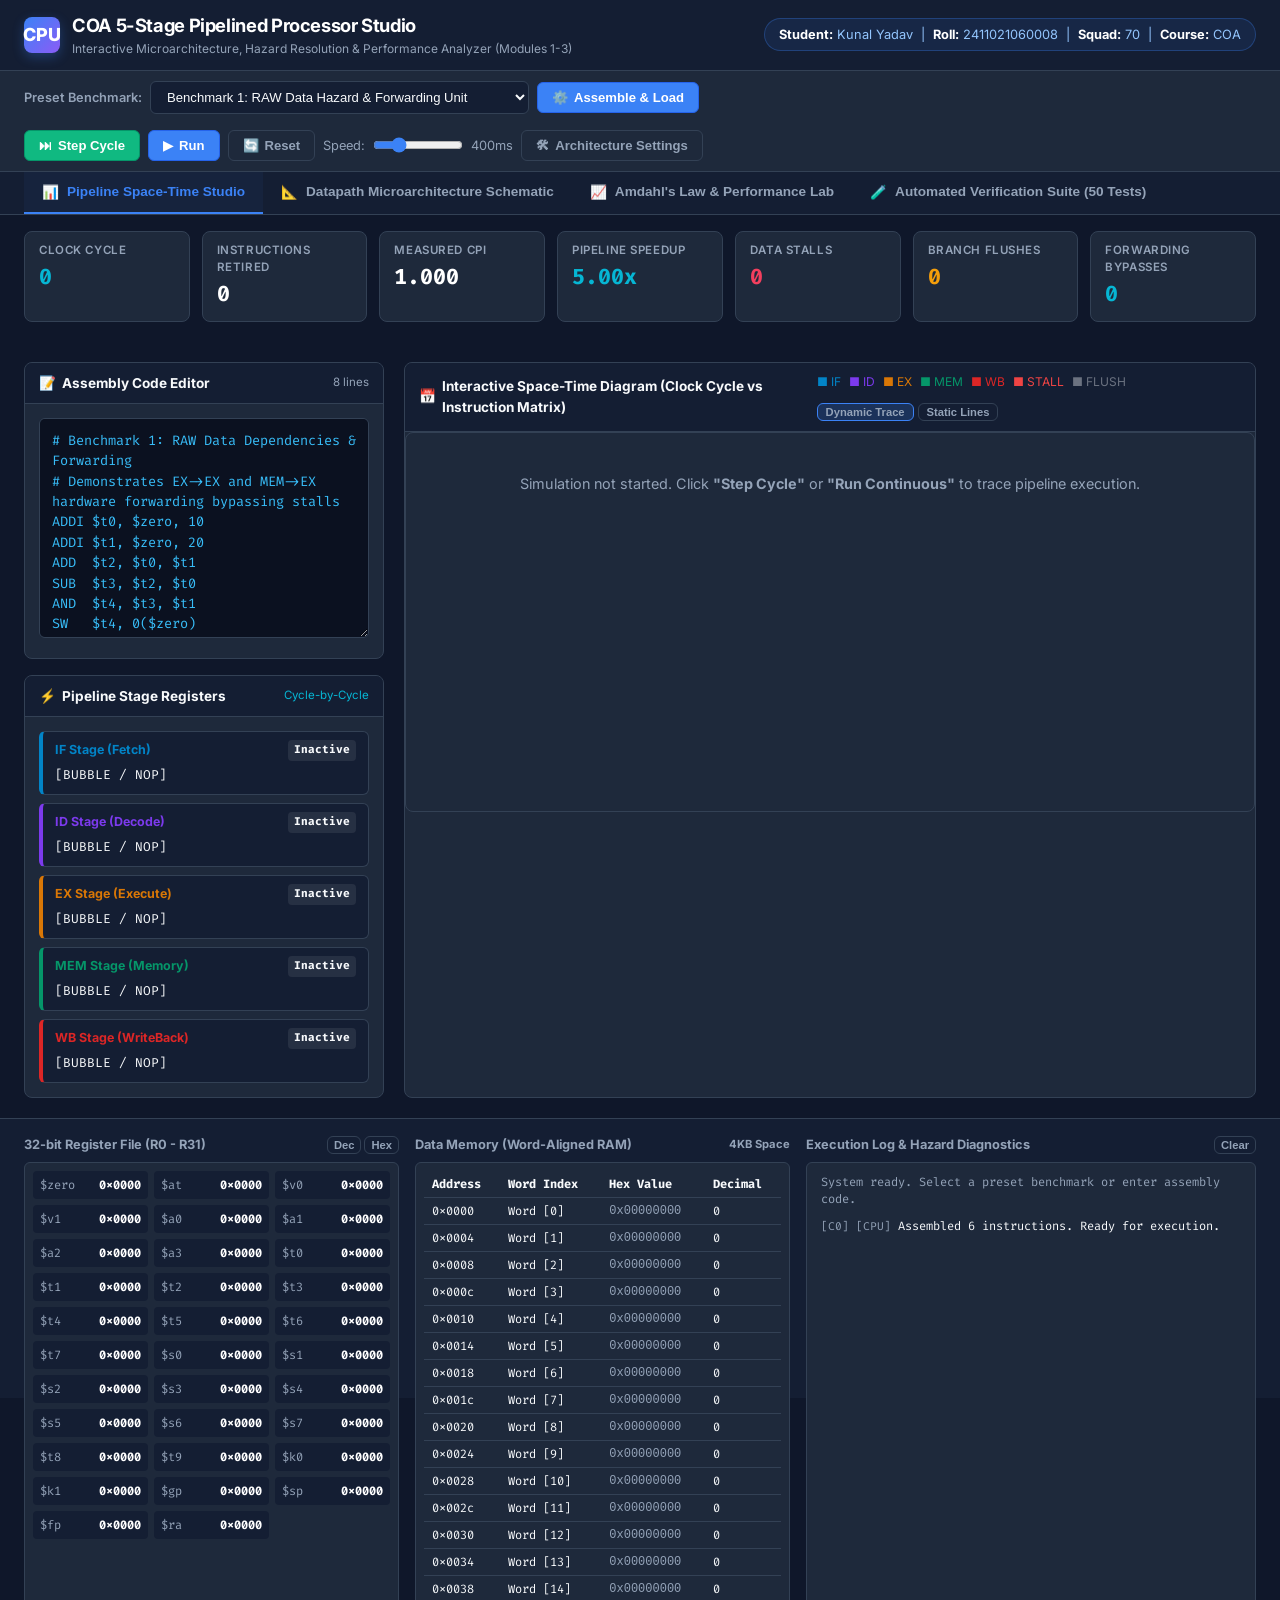
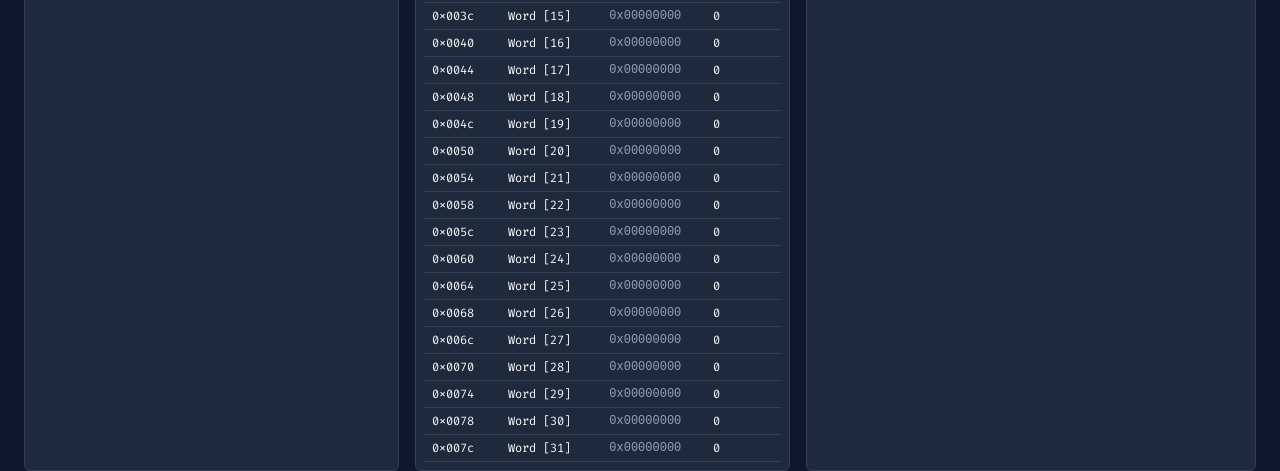
<file: index.html>
<!DOCTYPE html>
<html lang="en">
<head>
  <meta charset="UTF-8">
  <meta name="viewport" content="width=device-width, initial-scale=1.0">
  <title>COA 5-Stage Pipelined Processor Simulator & Hazard Analysis Studio</title>
  <link rel="stylesheet" href="css/styles.css">
  <link rel="preconnect" href="https://fonts.googleapis.com">
  <link rel="preconnect" href="https://fonts.gstatic.com" crossorigin>
  <link href="https://fonts.googleapis.com/css2?family=Fira+Code:wght@400;600;700&family=Inter:wght@400;500;600;700;800&display=swap" rel="stylesheet">
</head>
<body>

  <!-- App Header -->
  <header class="app-header">
    <div class="brand-container">
      <div class="brand-logo">CPU</div>
      <div class="brand-title">
        <h1>COA 5-Stage Pipelined Processor Studio</h1>
        <p>Interactive Microarchitecture, Hazard Resolution & Performance Analyzer (Modules 1-3)</p>
      </div>
    </div>

    <div class="student-badge">
      <span><strong>Student:</strong> Kunal Yadav</span>
      <span>|</span>
      <span><strong>Roll:</strong> 2411021060008</span>
      <span>|</span>
      <span><strong>Squad:</strong> 70</span>
      <span>|</span>
      <span><strong>Course:</strong> COA</span>
    </div>
  </header>

  <!-- Control & Toolbar -->
  <section class="control-bar">
    <div class="control-group">
      <label for="preset-select" style="font-size: 0.8rem; font-weight: 600; color: var(--text-muted);">Preset Benchmark:</label>
      <select id="preset-select" class="select-input">
        <option value="raw_forwarding">Benchmark 1: RAW Data Hazard & Forwarding Unit</option>
        <option value="load_use">Benchmark 2: Load-Use Hazard & 1-Cycle Stall Bubble</option>
        <option value="branch_loop">Benchmark 3: Branch Loop & Control Hazard Flushes</option>
        <option value="structural_mem">Benchmark 4: Structural Memory Hazard (Von Neumann)</option>
        <option value="fibonacci">Benchmark 5: Fibonacci Sequence Generator</option>
        <option value="custom">Custom Assembly Program</option>
      </select>

      <button id="btn-load-assemble" class="btn btn-primary" title="Assemble code and load into CPU memory">
        <span>⚙️</span> Assemble & Load
      </button>
    </div>

    <div class="control-group">
      <button id="btn-step-cycle" class="btn btn-success" title="Execute exactly 1 clock cycle (F10)">
        <span>⏭</span> Step Cycle
      </button>
      <button id="btn-run" class="btn btn-primary" title="Continuously run CPU cycles">
        <span>▶</span> Run
      </button>
      <button id="btn-pause" class="btn btn-outline" style="display: none;" title="Pause execution">
        <span>⏸</span> Pause
      </button>
      <button id="btn-reset" class="btn btn-outline" title="Reset CPU state to cycle 0">
        <span>🔄</span> Reset
      </button>

      <div class="speed-slider-container">
        <span>Speed:</span>
        <input type="range" id="speed-slider" class="speed-slider" min="50" max="1500" step="50" value="400">
        <span id="speed-label">400ms</span>
      </div>

      <button id="btn-open-config" class="btn btn-outline" title="Configure microarchitectural parameters">
        <span>🛠</span> Architecture Settings
      </button>
    </div>
  </section>

  <!-- Tabs Navigation -->
  <nav class="tabs-nav">
    <button class="tab-btn active" data-tab="tab-studio">
      <span>📊</span> Pipeline Space-Time Studio
    </button>
    <button class="tab-btn" data-tab="tab-schematic">
      <span>📐</span> Datapath Microarchitecture Schematic
    </button>
    <button class="tab-btn" data-tab="tab-amdahl">
      <span>📈</span> Amdahl's Law & Performance Lab
    </button>
    <button class="tab-btn" data-tab="tab-tests">
      <span>🧪</span> Automated Verification Suite (50 Tests)
    </button>
  </nav>

  <!-- Metric Ribbon -->
  <div style="padding: 16px 24px 0 24px;">
    <div class="metric-ribbon">
      <div class="metric-pill">
        <div class="label">Clock Cycle</div>
        <div class="val highlight" id="metric-cycle">0</div>
      </div>
      <div class="metric-pill">
        <div class="label">Instructions Retired</div>
        <div class="val" id="metric-retired">0</div>
      </div>
      <div class="metric-pill">
        <div class="label">Measured CPI</div>
        <div class="val" id="metric-cpi">1.000</div>
      </div>
      <div class="metric-pill">
        <div class="label">Pipeline Speedup</div>
        <div class="val highlight" id="metric-speedup">1.00x</div>
      </div>
      <div class="metric-pill">
        <div class="label">Data Stalls</div>
        <div class="val" id="metric-data-stalls" style="color: var(--accent-rose);">0</div>
      </div>
      <div class="metric-pill">
        <div class="label">Branch Flushes</div>
        <div class="val" id="metric-flushes" style="color: var(--accent-amber);">0</div>
      </div>
      <div class="metric-pill">
        <div class="label">Forwarding Bypasses</div>
        <div class="val" id="metric-fwd-count" style="color: var(--accent-cyan);">0</div>
      </div>
    </div>
  </div>

  <!-- TAB 1: Pipeline Space-Time Studio -->
  <main id="tab-studio" class="tab-content active">
    <div class="studio-layout">
      <!-- Left Panel: Assembly Code Editor & 5 Active Stage Cards -->
      <aside class="sidebar-panel">
        <div class="card">
          <div class="card-header">
            <h3><span>📝</span> Assembly Code Editor</h3>
            <span id="editor-line-count" style="font-size: 0.72rem; color: var(--text-muted);">6 lines</span>
          </div>
          <div class="card-body">
            <textarea id="code-editor" class="code-editor-area" spellcheck="false"></textarea>
            <div id="assembly-error" style="display: none; margin-top: 8px; padding: 6px 10px; background: rgba(239,68,68,0.2); border: 1px solid var(--accent-rose); border-radius: 4px; font-size: 0.75rem; color: #fca5a5;"></div>
          </div>
        </div>

        <div class="card">
          <div class="card-header">
            <h3><span>⚡</span> Pipeline Stage Registers</h3>
            <span style="font-size: 0.72rem; color: var(--accent-cyan);">Cycle-by-Cycle</span>
          </div>
          <div class="card-body">
            <div id="stage-cards-container" class="stages-stack">
              <!-- Dynamically populated -->
            </div>
          </div>
        </div>
      </aside>

      <!-- Right Panel: Interactive Space-Time Diagram Matrix -->
      <section class="card" style="display: flex; flex-direction: column;">
        <div class="card-header">
          <h3><span>📅</span> Interactive Space-Time Diagram (Clock Cycle vs Instruction Matrix)</h3>
          <div style="display: flex; align-items: center; gap: 12px; flex-wrap: wrap;">
            <div style="font-size: 0.75rem; display: flex; gap: 8px;">
              <span style="color: var(--stage-if);">■ IF</span>
              <span style="color: var(--stage-id);">■ ID</span>
              <span style="color: var(--stage-ex);">■ EX</span>
              <span style="color: var(--stage-mem);">■ MEM</span>
              <span style="color: var(--stage-wb);">■ WB</span>
              <span style="color: var(--stage-stall);">■ STALL</span>
              <span style="color: var(--stage-flush);">■ FLUSH</span>
            </div>
            <div style="display: flex; gap: 4px;">
              <button id="btn-view-dynamic" class="btn btn-outline" style="padding: 2px 8px; font-size: 0.7rem; background: rgba(59,130,246,0.2); border-color: var(--accent-blue);" title="Textbook View: 1 row per dynamic executed instance">Dynamic Trace</button>
              <button id="btn-view-static" class="btn btn-outline" style="padding: 2px 8px; font-size: 0.7rem;" title="Source View: 1 row per assembly instruction line">Static Lines</button>
            </div>
          </div>
        </div>
        <div class="card-body" style="padding: 0; flex: 1;">
          <div id="space-time-container" class="space-time-wrapper">
            <!-- Space-Time Table rendered here -->
          </div>
        </div>
      </section>
    </div>
  </main>

  <!-- TAB 2: Datapath Microarchitecture Schematic -->
  <section id="tab-schematic" class="tab-content">
    <div class="card">
      <div class="card-header">
        <h3><span>📐</span> 5-Stage MIPS/RISC-V Datapath Schematic (Active Stage & Forwarding Illumination)</h3>
        <span style="font-size: 0.75rem; color: var(--accent-amber);">Live Hardware Signal Paths</span>
      </div>
      <div class="card-body" style="padding: 0;">
        <div id="schematic-container" class="schematic-container">
          <!-- SVG Schematic rendered dynamically -->
        </div>
      </div>
    </div>
  </section>

  <!-- TAB 3: Amdahl's Law & Quantitative Performance Lab -->
  <section id="tab-amdahl" class="tab-content">
    <div class="amdahl-grid">
      <div class="card">
        <div class="card-header">
          <h3><span>📐</span> Amdahl's Law Interactive Parameter Model</h3>
        </div>
        <div class="card-body">
          <div class="formula-card">
            S<sub>overall</sub> = 1 / [ (1 - f) + (f / s) ]
          </div>
          <p style="font-size: 0.8rem; color: var(--text-muted); margin-bottom: 20px;">
            Amdahl's Law models the theoretical upper bound of execution speedup attainable by improving a fraction <em>f</em> of an architectural task by enhancement factor <em>s</em>.
          </p>

          <div class="form-group">
            <div style="display: flex; justify-content: space-between; margin-bottom: 4px;">
              <label for="slider-amdahl-f">Enhanced Fraction (f):</label>
              <strong id="val-amdahl-f" style="color: var(--accent-cyan);">80%</strong>
            </div>
            <input type="range" id="slider-amdahl-f" class="speed-slider" style="width: 100%;" min="0" max="100" value="80">
            <small>Portion of workload accelerated by pipelined execution / vectorization.</small>
          </div>

          <div class="form-group">
            <div style="display: flex; justify-content: space-between; margin-bottom: 4px;">
              <label for="slider-amdahl-s">Enhancement Factor (s):</label>
              <strong id="val-amdahl-s" style="color: var(--accent-emerald);">5.0x</strong>
            </div>
            <input type="range" id="slider-amdahl-s" class="speed-slider" style="width: 100%;" min="1" max="64" step="0.5" value="5">
            <small>Speedup of the accelerated pipeline stages (e.g., 5-stage pipeline ideal speedup is 5x).</small>
          </div>

          <div style="margin-top: 24px; display: grid; grid-template-columns: 1fr 1fr; gap: 12px;">
            <div class="metric-pill">
              <div class="label">Actual Overall Speedup</div>
              <div class="val highlight" id="calc-overall-speedup">2.78x</div>
            </div>
            <div class="metric-pill">
              <div class="label">Theoretical Max Limit (s → ∞)</div>
              <div class="val" id="calc-max-limit">5.00x</div>
            </div>
          </div>
        </div>
      </div>

      <div class="card">
        <div class="card-header">
          <h3><span>📊</span> Speedup Sensitivity Curve</h3>
        </div>
        <div class="card-body">
          <div id="amdahl-chart-container" style="min-height: 280px; display: flex; align-items: center; justify-content: center; background: #0b1120; border-radius: 6px; padding: 16px;">
            <!-- SVG Curve rendered here -->
          </div>
        </div>
      </div>
    </div>
  </section>

  <!-- TAB 4: Automated Verification Suite -->
  <section id="tab-tests" class="tab-content">
    <div class="card">
      <div class="card-header">
        <h3><span>🧪</span> In-Browser Architectural Verification Suite (45 Assertions)</h3>
        <button id="btn-run-all-tests" class="btn btn-primary">
          <span>▶</span> Run All Tests
        </button>
      </div>
      <div class="card-body">
        <div id="test-results-container" style="font-family: var(--font-mono); font-size: 0.8rem; background: #0b1120; border-radius: 6px; padding: 16px; max-height: 500px; overflow-y: auto;">
          <div style="color: var(--text-muted); text-align: center; padding: 30px;">
            Click <strong>"Run All Tests"</strong> to verify ISA decoding, data forwarding, load-use bubbles, branch loops, structural stalls, and Amdahl formulas.
          </div>
        </div>
      </div>
    </div>
  </section>

  <!-- Bottom Dock: Registers, Memory, and Console Log -->
  <footer class="bottom-dock">
    <!-- Register File Inspector -->
    <div class="dock-column">
      <div class="dock-header">
        <span>32-bit Register File (R0 - R31)</span>
        <div>
          <button id="btn-format-dec" class="btn btn-outline" style="padding: 2px 6px; font-size: 0.7rem;">Dec</button>
          <button id="btn-format-hex" class="btn btn-outline active" style="padding: 2px 6px; font-size: 0.7rem;">Hex</button>
        </div>
      </div>
      <div class="dock-body" id="register-container">
        <!-- Register items generated here -->
      </div>
    </div>

    <!-- Data Memory Grid -->
    <div class="dock-column">
      <div class="dock-header">
        <span>Data Memory (Word-Aligned RAM)</span>
        <span style="font-size: 0.7rem; color: var(--text-muted);">4KB Space</span>
      </div>
      <div class="dock-body">
        <table class="memory-table">
          <thead>
            <tr><th>Address</th><th>Word Index</th><th>Hex Value</th><th>Decimal</th></tr>
          </thead>
          <tbody id="memory-table-body">
            <!-- Memory rows rendered here -->
          </tbody>
        </table>
      </div>
    </div>

    <!-- Execution Event Log Console -->
    <div class="dock-column">
      <div class="dock-header">
        <span>Execution Log & Hazard Diagnostics</span>
        <button id="btn-clear-log" class="btn btn-outline" style="padding: 2px 6px; font-size: 0.7rem;">Clear</button>
      </div>
      <div class="dock-body" id="log-container">
        <div class="log-stream" id="log-stream">
          <div class="log-entry" style="color: var(--text-muted);">System ready. Select a preset benchmark or enter assembly code.</div>
        </div>
      </div>
    </div>
  </footer>

  <!-- Microarchitecture Configuration Modal -->
  <div id="config-modal" class="modal-overlay">
    <div class="modal-box">
      <div class="modal-header">
        <h2>🛠 Microarchitectural Configuration</h2>
        <button id="btn-close-modal" class="btn btn-outline" style="padding: 2px 8px;">✕</button>
      </div>
      <div class="modal-body">
        <div class="form-group">
          <label for="cfg-forwarding">Data Forwarding Unit (Bypassing):</label>
          <select id="cfg-forwarding" class="select-input" style="width: 100%;">
            <option value="enabled" selected>Enabled (EX→EX and MEM→EX Hardware Bypassing)</option>
            <option value="disabled">Disabled (Stall-Only Architecture, 2-3 cycle RAW penalty)</option>
          </select>
          <small>Disabling forwarding forces the pipeline to insert multiple stall bubbles until the destination register writes back in WB stage.</small>
        </div>

        <div class="form-group">
          <label for="cfg-branch-pred">Branch Prediction Strategy:</label>
          <select id="cfg-branch-pred" class="select-input" style="width: 100%;">
            <option value="predict-not-taken" selected>Static Predict-Not-Taken (Default RISC)</option>
            <option value="2bit-dynamic">Dynamic 2-Bit Saturating Counter Predictor</option>
            <option value="predict-taken">Static Predict-Taken</option>
          </select>
          <small>Configures whether branches are speculatively predicted not-taken, taken, or using a dynamic saturating 2-bit counter.</small>
        </div>

        <div class="form-group">
          <label for="cfg-memory-arch">Memory Subsystem Architecture:</label>
          <select id="cfg-memory-arch" class="select-input" style="width: 100%;">
            <option value="harvard" selected>Harvard Architecture (Separate Instruction & Data Caches)</option>
            <option value="von-neumann">Von Neumann Architecture (Unified Memory Port with Structural Hazards)</option>
          </select>
          <small>Von Neumann mode introduces structural stalls when instruction fetch (IF) and memory data access (MEM) occur simultaneously.</small>
        </div>
      </div>
      <div class="modal-footer">
        <button id="btn-apply-config" class="btn btn-primary">Apply & Reset CPU</button>
      </div>
    </div>
  </div>

  <!-- Scripts -->
  <script src="js/engine/isa.js"></script>
  <script src="js/engine/assembler.js"></script>
  <script src="js/engine/hazard_unit.js"></script>
  <script src="js/engine/datapath.js"></script>
  <script src="js/engine/performance.js"></script>
  <script src="js/ui/pipeline_renderer.js"></script>
  <script src="js/ui/datapath_renderer.js"></script>
  <script src="js/ui/app.js"></script>
</body>
</html>
</file>
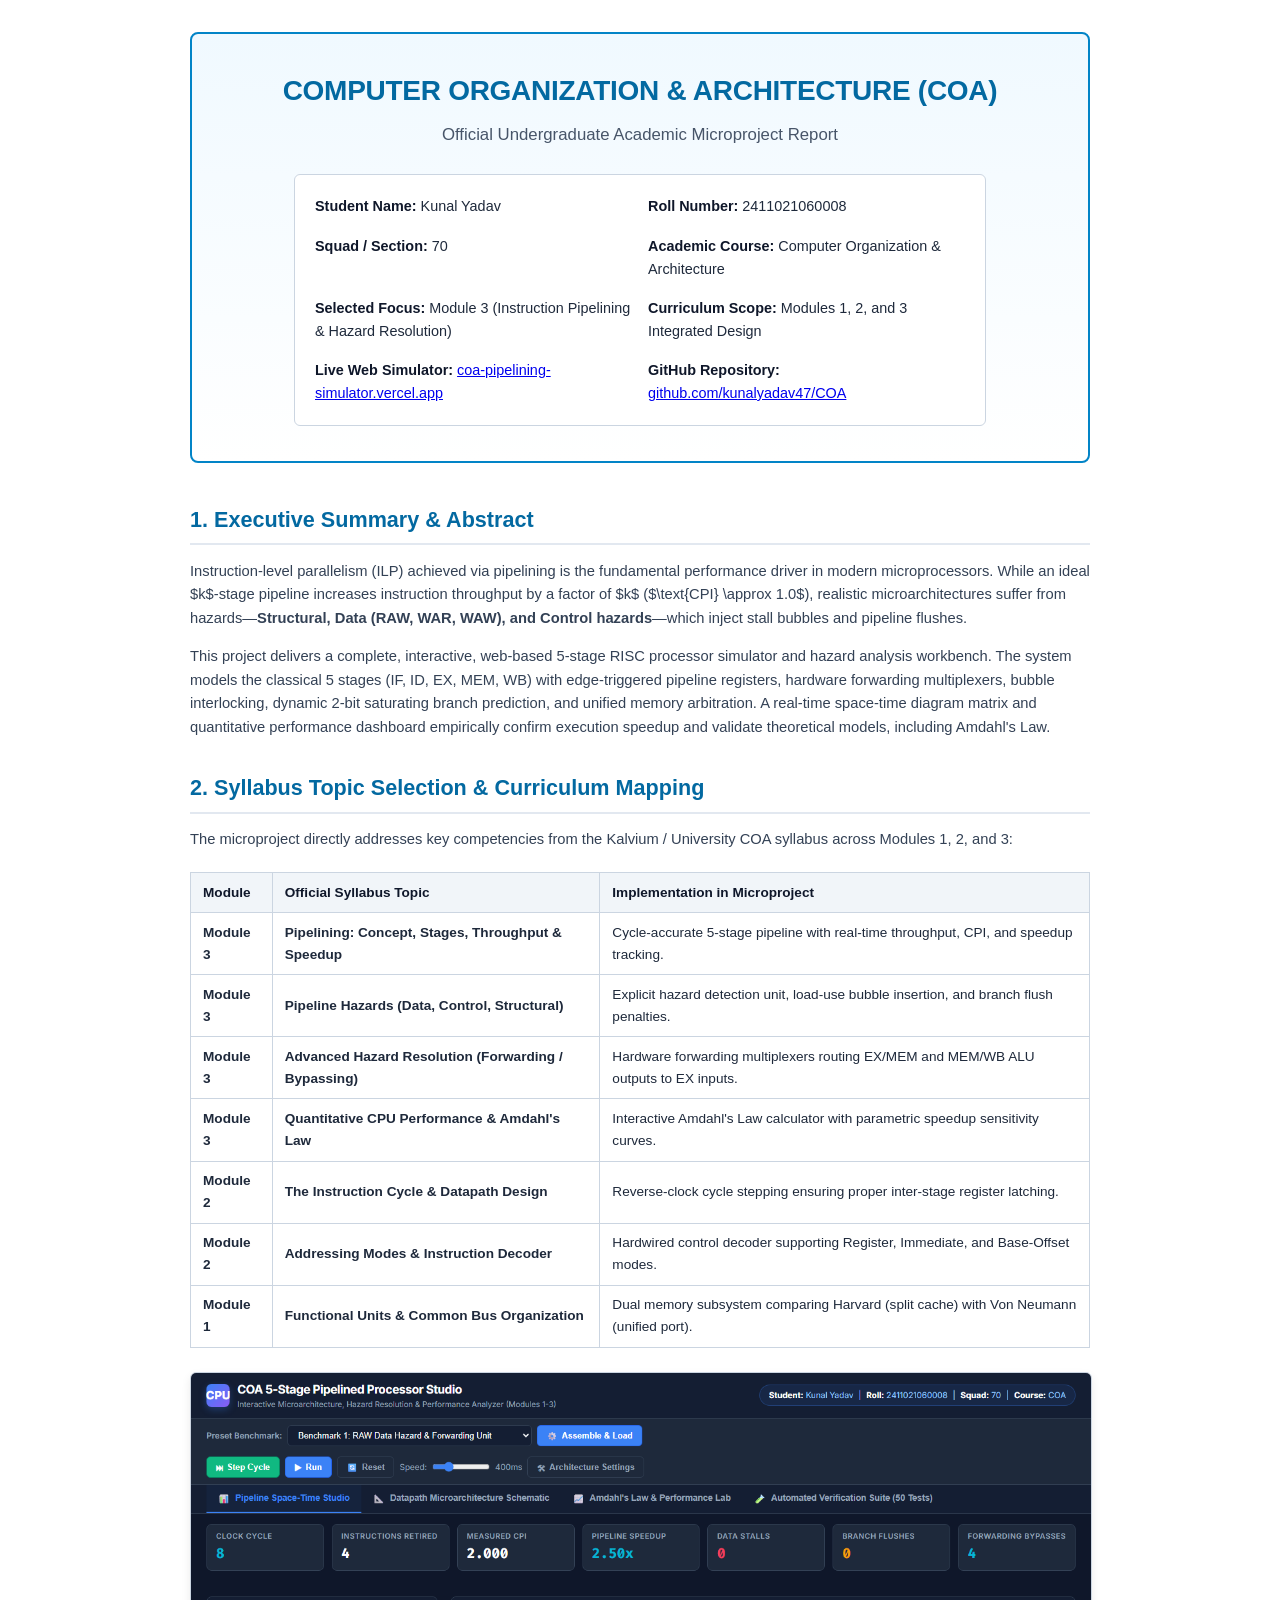
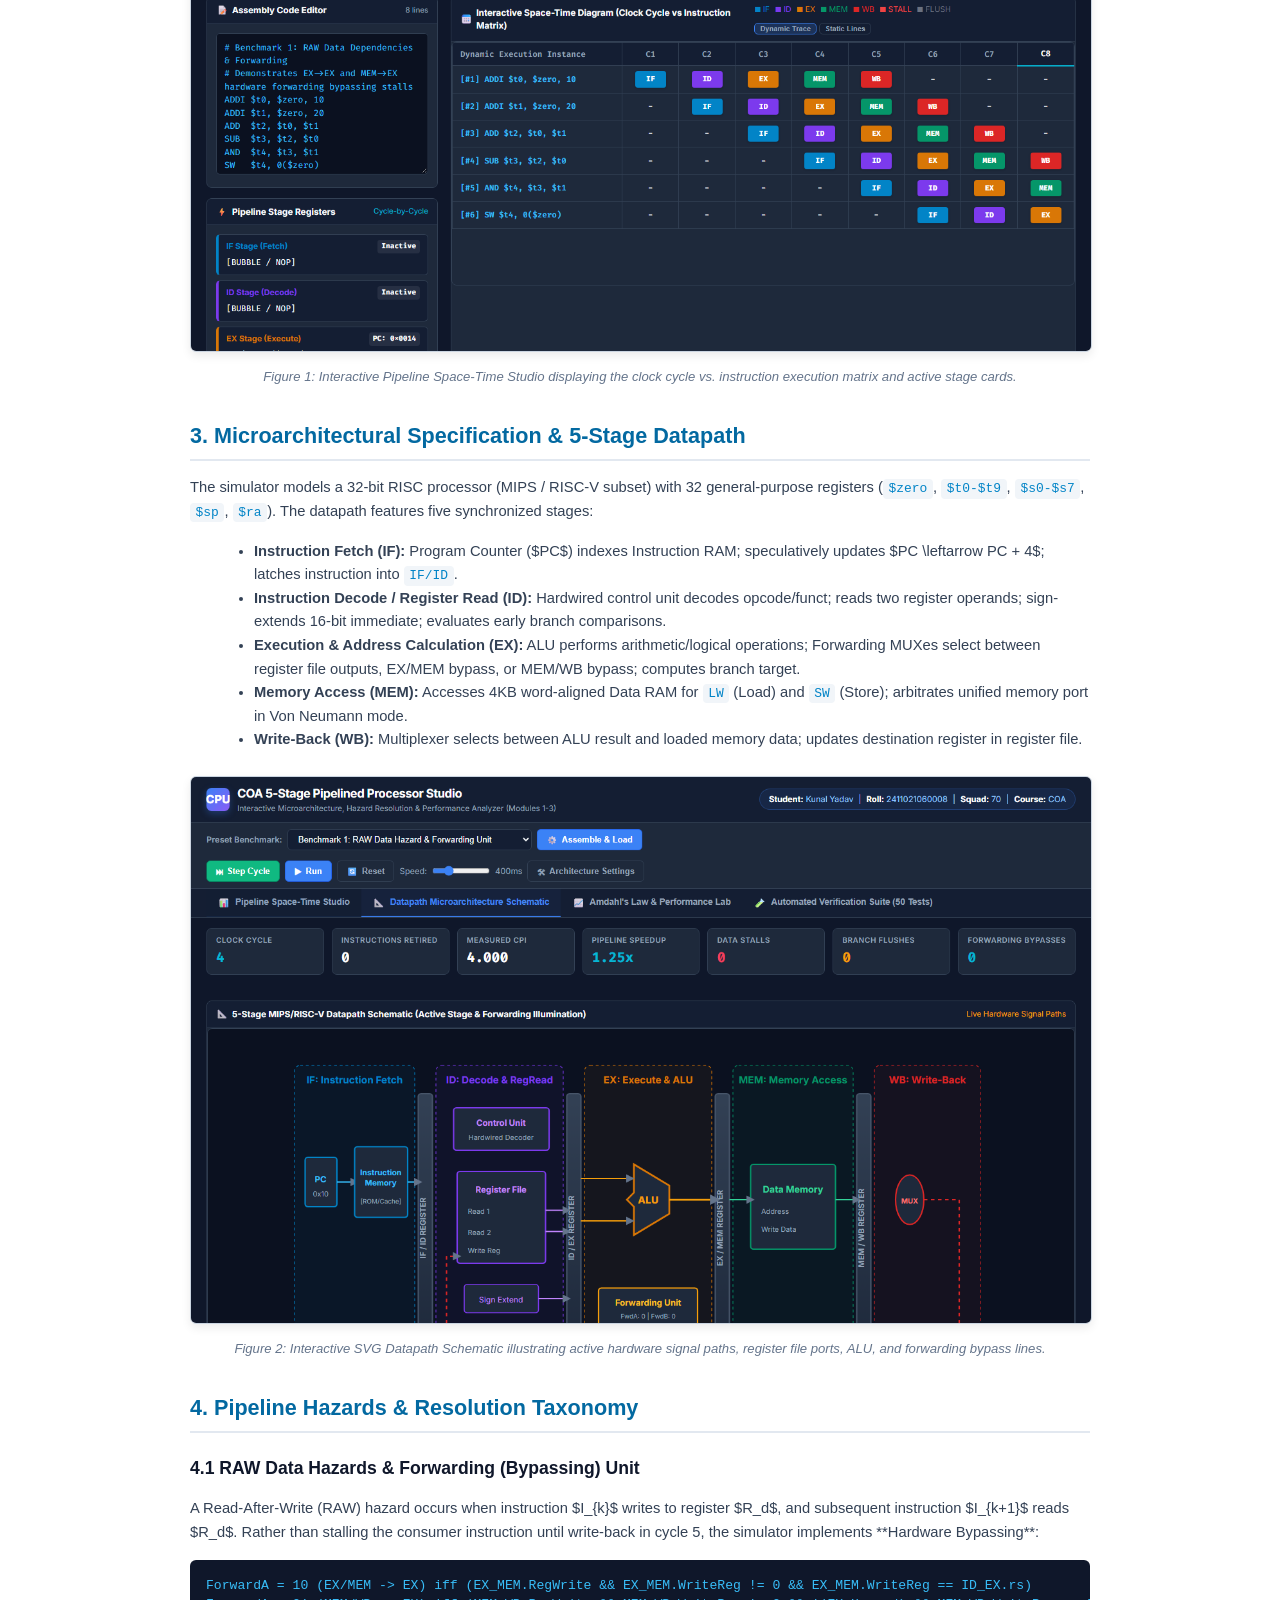
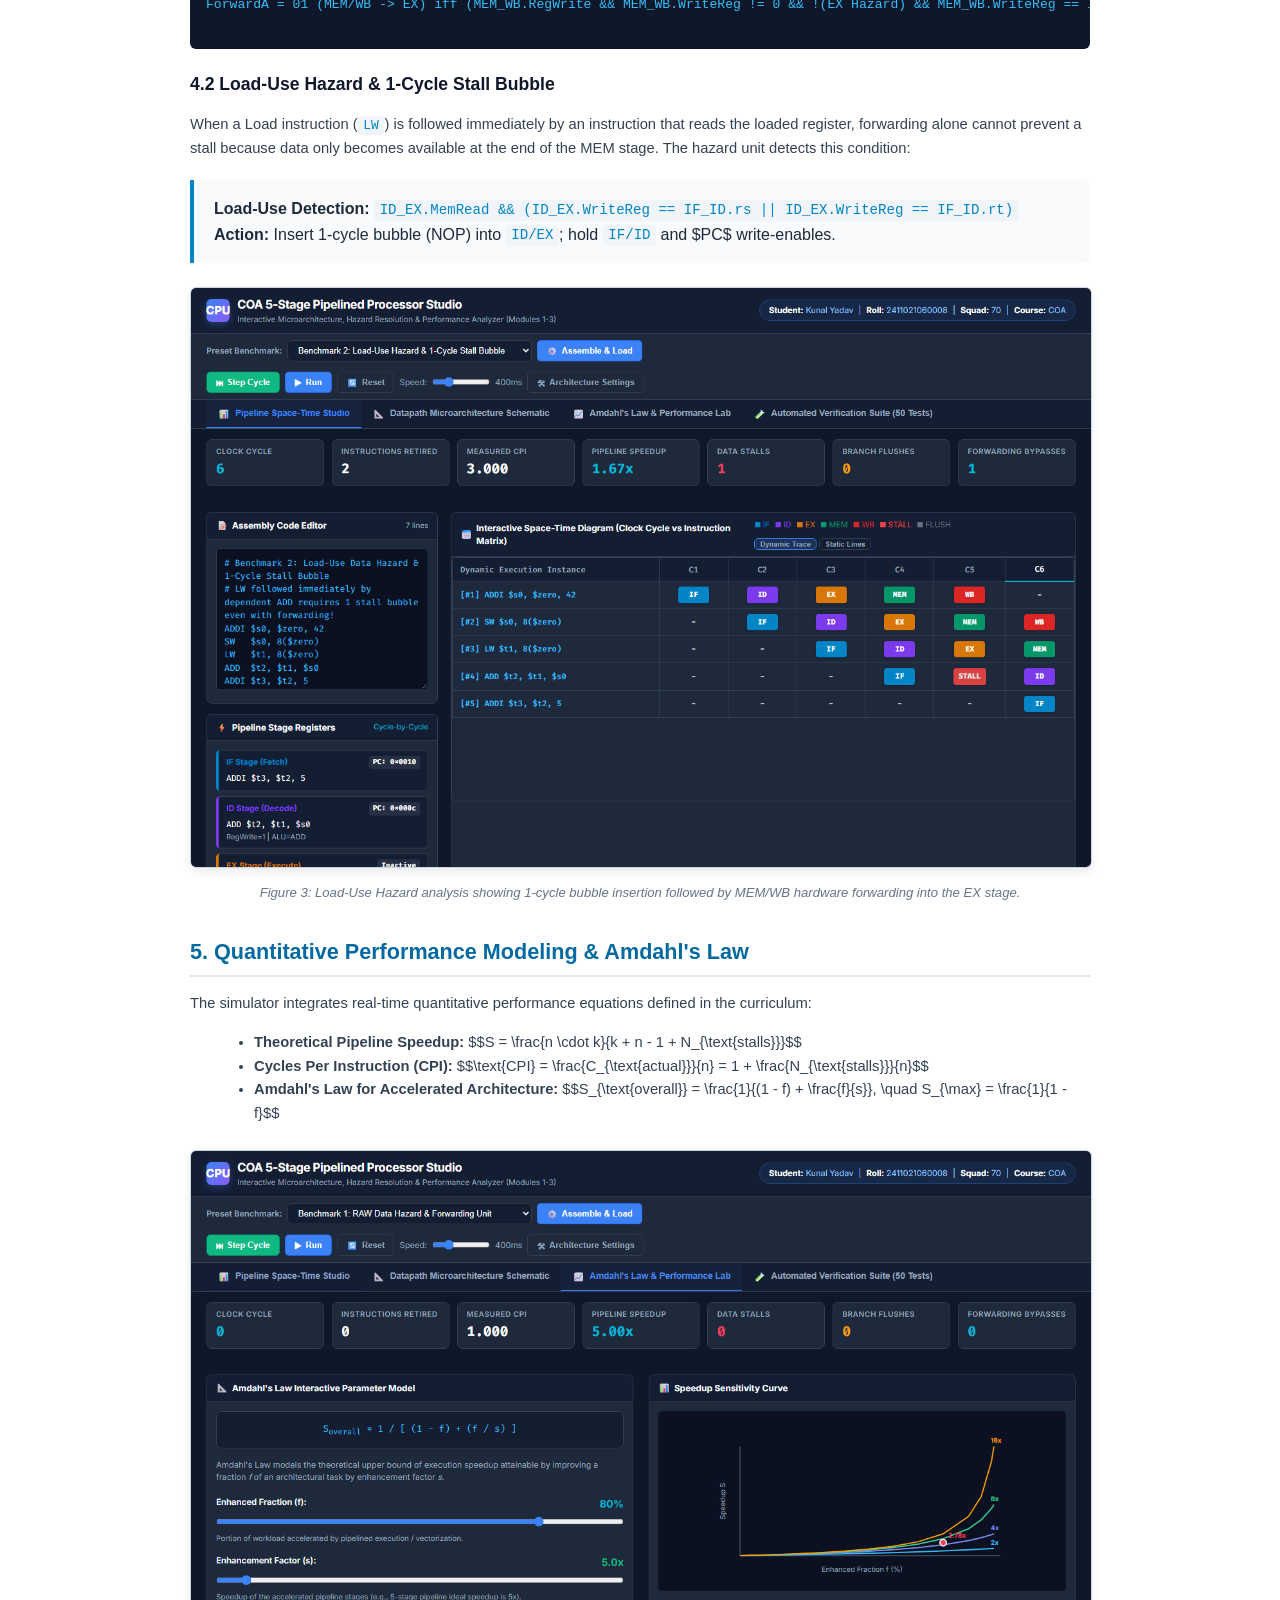
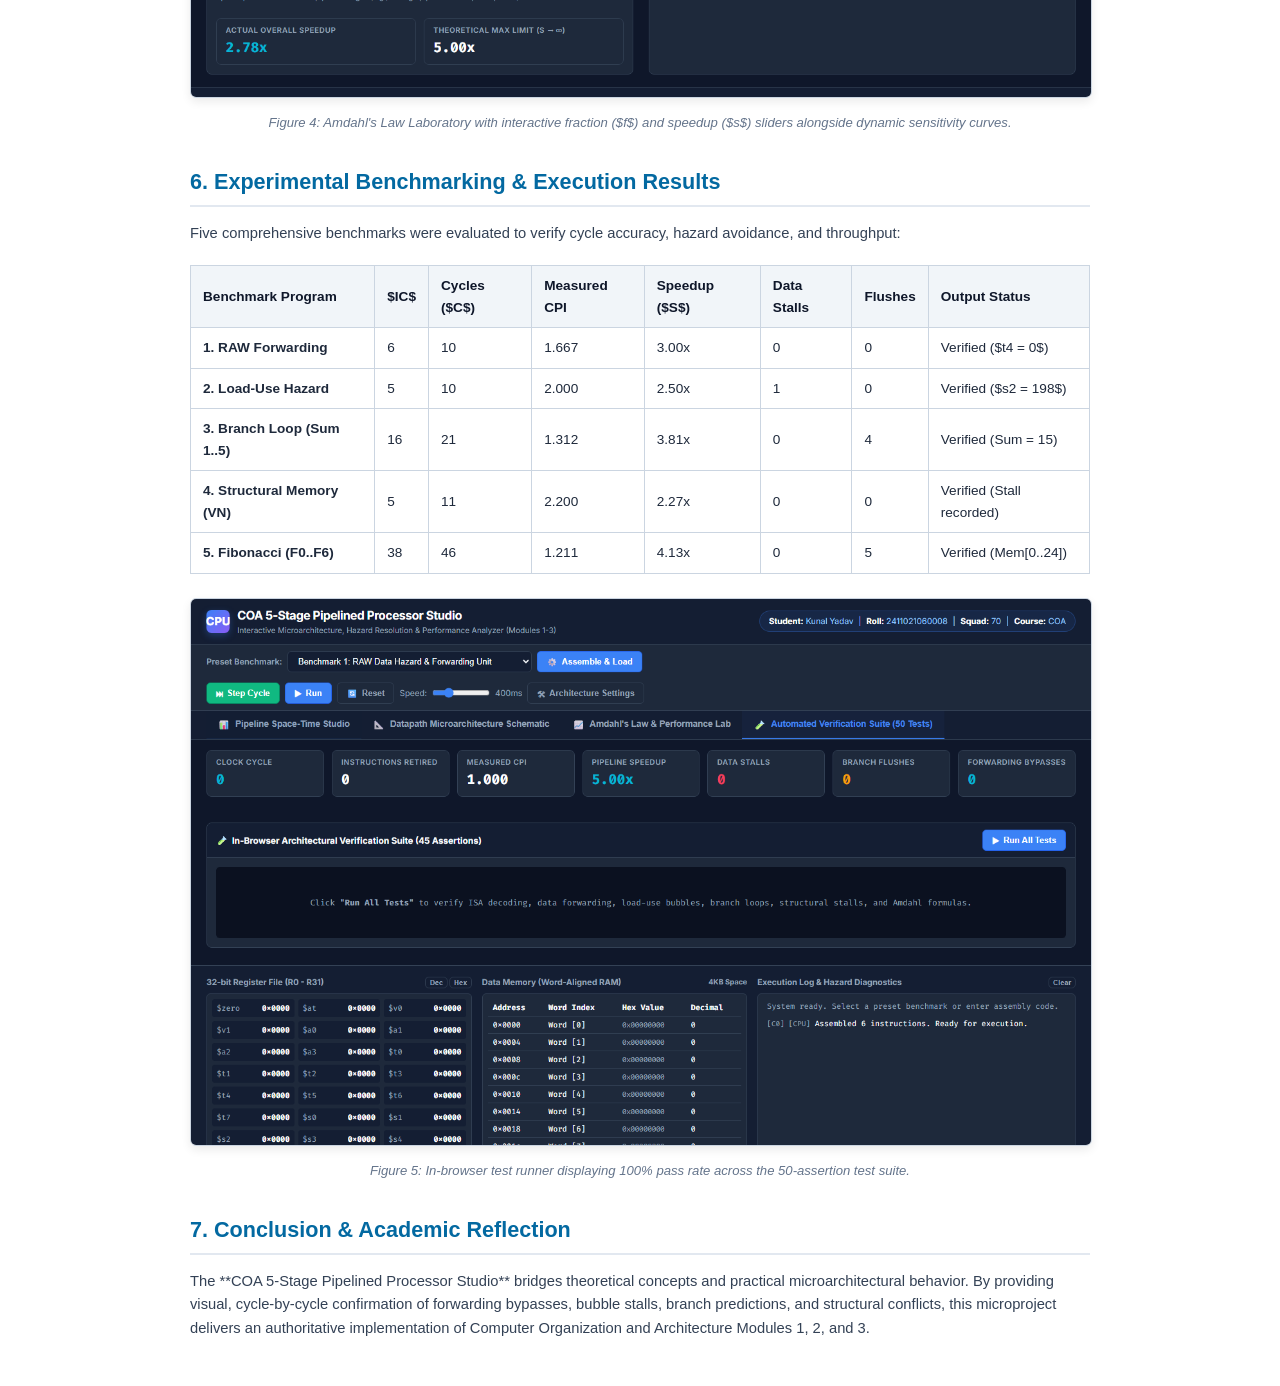
<file: docs/COA_Project_Report.html>
<!DOCTYPE html>
<html lang="en">
<head>
  <meta charset="UTF-8">
  <title>COA Microproject Report - Kunal Yadav (2411021060008)</title>
  <style>
    @page {
      size: A4;
      margin: 18mm 14mm 18mm 14mm;
    }
    body {
      font-family: -apple-system, BlinkMacSystemFont, "Segoe UI", Roboto, Helvetica, Arial, sans-serif;
      color: #1e293b;
      line-height: 1.6;
      background: #ffffff;
      margin: 0 auto;
      max-width: 900px;
      padding: 2rem;
    }
    .cover-card {
      border: 2px solid #0284c7;
      border-radius: 8px;
      padding: 2.2rem;
      text-align: center;
      margin-bottom: 2.5rem;
      background: linear-gradient(180deg, #f0f9ff 0%, #ffffff 100%);
    }
    .cover-title {
      font-size: 1.75rem;
      font-weight: 800;
      color: #0369a1;
      margin-bottom: 0.5rem;
      text-transform: uppercase;
      letter-spacing: -0.01em;
    }
    .cover-subtitle {
      font-size: 1.05rem;
      color: #475569;
      margin-bottom: 1.6rem;
    }
    .meta-grid {
      display: grid;
      grid-template-columns: repeat(2, 1fr);
      gap: 1rem;
      max-width: 650px;
      margin: 0 auto;
      text-align: left;
      font-size: 0.9rem;
      background: #ffffff;
      padding: 1.25rem;
      border-radius: 6px;
      border: 1px solid #cbd5e1;
    }
    .meta-item strong {
      color: #0f172a;
    }
    h2 {
      font-size: 1.35rem;
      color: #0369a1;
      border-bottom: 2px solid #e2e8f0;
      padding-bottom: 0.35rem;
      margin-top: 2rem;
      margin-bottom: 0.8rem;
    }
    h3 {
      font-size: 1.1rem;
      color: #0f172a;
      margin-top: 1.3rem;
      margin-bottom: 0.5rem;
    }
    p, li {
      font-size: 0.92rem;
      color: #334155;
    }
    ul, ol {
      margin-left: 1.5rem;
      margin-bottom: 1rem;
    }
    table {
      width: 100%;
      border-collapse: collapse;
      margin: 1.25rem 0;
      font-size: 0.85rem;
    }
    th, td {
      border: 1px solid #cbd5e1;
      padding: 0.55rem 0.75rem;
      text-align: left;
    }
    th {
      background-color: #f1f5f9;
      font-weight: 700;
      color: #0f172a;
    }
    code {
      font-family: Consolas, monospace;
      background: #f1f5f9;
      color: #0284c7;
      padding: 0.15rem 0.35rem;
      border-radius: 4px;
      font-size: 0.88em;
    }
    pre {
      background: #0f172a;
      color: #38bdf8;
      padding: 1rem;
      border-radius: 6px;
      overflow-x: auto;
      font-family: Consolas, monospace;
      font-size: 0.82rem;
      margin: 1rem 0;
      line-height: 1.45;
    }
    .screenshot-figure {
      margin: 1.5rem 0;
      text-align: center;
      page-break-inside: avoid;
    }
    .screenshot-figure img {
      max-width: 100%;
      border: 1px solid #cbd5e1;
      border-radius: 6px;
      box-shadow: 0 4px 10px rgba(0, 0, 0, 0.08);
    }
    .screenshot-caption {
      font-size: 0.82rem;
      color: #64748b;
      margin-top: 0.4rem;
      font-style: italic;
    }
    .callout {
      background-color: #f8fafc;
      border-left: 4px solid #0284c7;
      padding: 1rem 1.25rem;
      margin: 1.25rem 0;
      border-radius: 0 6px 6px 0;
    }
    .page-break {
      page-break-before: always;
    }
  </style>
</head>
<body>

  <!-- Cover Card -->
  <div class="cover-card">
    <div class="cover-title">Computer Organization & Architecture (COA)</div>
    <div class="cover-subtitle">Official Undergraduate Academic Microproject Report</div>
    
    <div class="meta-grid">
      <div class="meta-item"><strong>Student Name:</strong> Kunal Yadav</div>
      <div class="meta-item"><strong>Roll Number:</strong> 2411021060008</div>
      <div class="meta-item"><strong>Squad / Section:</strong> 70</div>
      <div class="meta-item"><strong>Academic Course:</strong> Computer Organization & Architecture</div>
      <div class="meta-item"><strong>Selected Focus:</strong> Module 3 (Instruction Pipelining & Hazard Resolution)</div>
      <div class="meta-item"><strong>Curriculum Scope:</strong> Modules 1, 2, and 3 Integrated Design</div>
      <div class="meta-item"><strong>Live Web Simulator:</strong> <a href="https://coa-pipelining-simulator.vercel.app/" target="_blank">coa-pipelining-simulator.vercel.app</a></div>
      <div class="meta-item"><strong>GitHub Repository:</strong> <a href="https://github.com/kunalyadav47/COA" target="_blank">github.com/kunalyadav47/COA</a></div>
    </div>
  </div>

  <!-- Abstract -->
  <h2>1. Executive Summary & Abstract</h2>
  <p>
    Instruction-level parallelism (ILP) achieved via pipelining is the fundamental performance driver in modern microprocessors. While an ideal $k$-stage pipeline increases instruction throughput by a factor of $k$ ($\text{CPI} \approx 1.0$), realistic microarchitectures suffer from hazards—<strong>Structural, Data (RAW, WAR, WAW), and Control hazards</strong>—which inject stall bubbles and pipeline flushes.
  </p>
  <p>
    This project delivers a complete, interactive, web-based 5-stage RISC processor simulator and hazard analysis workbench. The system models the classical 5 stages (IF, ID, EX, MEM, WB) with edge-triggered pipeline registers, hardware forwarding multiplexers, bubble interlocking, dynamic 2-bit saturating branch prediction, and unified memory arbitration. A real-time space-time diagram matrix and quantitative performance dashboard empirically confirm execution speedup and validate theoretical models, including Amdahl's Law.
  </p>

  <!-- Syllabus Mapping -->
  <h2>2. Syllabus Topic Selection & Curriculum Mapping</h2>
  <p>
    The microproject directly addresses key competencies from the Kalvium / University COA syllabus across Modules 1, 2, and 3:
  </p>
  <table>
    <thead>
      <tr>
        <th>Module</th>
        <th>Official Syllabus Topic</th>
        <th>Implementation in Microproject</th>
      </tr>
    </thead>
    <tbody>
      <tr>
        <td><strong>Module 3</strong></td>
        <td><strong>Pipelining: Concept, Stages, Throughput & Speedup</strong></td>
        <td>Cycle-accurate 5-stage pipeline with real-time throughput, CPI, and speedup tracking.</td>
      </tr>
      <tr>
        <td><strong>Module 3</strong></td>
        <td><strong>Pipeline Hazards (Data, Control, Structural)</strong></td>
        <td>Explicit hazard detection unit, load-use bubble insertion, and branch flush penalties.</td>
      </tr>
      <tr>
        <td><strong>Module 3</strong></td>
        <td><strong>Advanced Hazard Resolution (Forwarding / Bypassing)</strong></td>
        <td>Hardware forwarding multiplexers routing EX/MEM and MEM/WB ALU outputs to EX inputs.</td>
      </tr>
      <tr>
        <td><strong>Module 3</strong></td>
        <td><strong>Quantitative CPU Performance & Amdahl's Law</strong></td>
        <td>Interactive Amdahl's Law calculator with parametric speedup sensitivity curves.</td>
      </tr>
      <tr>
        <td><strong>Module 2</strong></td>
        <td><strong>The Instruction Cycle & Datapath Design</strong></td>
        <td>Reverse-clock cycle stepping ensuring proper inter-stage register latching.</td>
      </tr>
      <tr>
        <td><strong>Module 2</strong></td>
        <td><strong>Addressing Modes & Instruction Decoder</strong></td>
        <td>Hardwired control decoder supporting Register, Immediate, and Base-Offset modes.</td>
      </tr>
      <tr>
        <td><strong>Module 1</strong></td>
        <td><strong>Functional Units & Common Bus Organization</strong></td>
        <td>Dual memory subsystem comparing Harvard (split cache) with Von Neumann (unified port).</td>
      </tr>
    </tbody>
  </table>

  <!-- Application Overview Screenshot -->
  <div class="screenshot-figure">
    <img src="../screenshots/coa_overview_spacetime_studio.png" alt="Space-Time Diagram Matrix">
    <div class="screenshot-caption">Figure 1: Interactive Pipeline Space-Time Studio displaying the clock cycle vs. instruction execution matrix and active stage cards.</div>
  </div>

  <div class="page-break"></div>

  <!-- Microarchitectural Design -->
  <h2>3. Microarchitectural Specification & 5-Stage Datapath</h2>
  <p>
    The simulator models a 32-bit RISC processor (MIPS / RISC-V subset) with 32 general-purpose registers (<code>$zero</code>, <code>$t0-$t9</code>, <code>$s0-$s7</code>, <code>$sp</code>, <code>$ra</code>). The datapath features five synchronized stages:
  </p>
  <ul>
    <li><strong>Instruction Fetch (IF):</strong> Program Counter ($PC$) indexes Instruction RAM; speculatively updates $PC \leftarrow PC + 4$; latches instruction into <code>IF/ID</code>.</li>
    <li><strong>Instruction Decode / Register Read (ID):</strong> Hardwired control unit decodes opcode/funct; reads two register operands; sign-extends 16-bit immediate; evaluates early branch comparisons.</li>
    <li><strong>Execution & Address Calculation (EX):</strong> ALU performs arithmetic/logical operations; Forwarding MUXes select between register file outputs, EX/MEM bypass, or MEM/WB bypass; computes branch target.</li>
    <li><strong>Memory Access (MEM):</strong> Accesses 4KB word-aligned Data RAM for <code>LW</code> (Load) and <code>SW</code> (Store); arbitrates unified memory port in Von Neumann mode.</li>
    <li><strong>Write-Back (WB):</strong> Multiplexer selects between ALU result and loaded memory data; updates destination register in register file.</li>
  </ul>

  <!-- Datapath Schematic Screenshot -->
  <div class="screenshot-figure">
    <img src="../screenshots/coa_datapath_schematic.png" alt="CPU Datapath Schematic">
    <div class="screenshot-caption">Figure 2: Interactive SVG Datapath Schematic illustrating active hardware signal paths, register file ports, ALU, and forwarding bypass lines.</div>
  </div>

  <h2>4. Pipeline Hazards & Resolution Taxonomy</h2>

  <h3>4.1 RAW Data Hazards & Forwarding (Bypassing) Unit</h3>
  <p>
    A Read-After-Write (RAW) hazard occurs when instruction $I_{k}$ writes to register $R_d$, and subsequent instruction $I_{k+1}$ reads $R_d$. Rather than stalling the consumer instruction until write-back in cycle 5, the simulator implements **Hardware Bypassing**:
  </p>
  <pre>
ForwardA = 10 (EX/MEM -> EX) iff (EX_MEM.RegWrite && EX_MEM.WriteReg != 0 && EX_MEM.WriteReg == ID_EX.rs)
ForwardA = 01 (MEM/WB -> EX) iff (MEM_WB.RegWrite && MEM_WB.WriteReg != 0 && !(EX Hazard) && MEM_WB.WriteReg == ID_EX.rs)
  </pre>

  <h3>4.2 Load-Use Hazard & 1-Cycle Stall Bubble</h3>
  <p>
    When a Load instruction (<code>LW</code>) is followed immediately by an instruction that reads the loaded register, forwarding alone cannot prevent a stall because data only becomes available at the end of the MEM stage. The hazard unit detects this condition:
  </p>
  <div class="callout">
    <strong>Load-Use Detection:</strong> <code>ID_EX.MemRead &amp;&amp; (ID_EX.WriteReg == IF_ID.rs || ID_EX.WriteReg == IF_ID.rt)</code><br>
    <strong>Action:</strong> Insert 1-cycle bubble (NOP) into <code>ID/EX</code>; hold <code>IF/ID</code> and $PC$ write-enables.
  </div>

  <div class="screenshot-figure">
    <img src="../screenshots/coa_load_use_hazard.png" alt="Load-Use Hazard Demonstration">
    <div class="screenshot-caption">Figure 3: Load-Use Hazard analysis showing 1-cycle bubble insertion followed by MEM/WB hardware forwarding into the EX stage.</div>
  </div>

  <div class="page-break"></div>

  <!-- Amdahl's Law & Performance Modeling -->
  <h2>5. Quantitative Performance Modeling & Amdahl's Law</h2>
  <p>
    The simulator integrates real-time quantitative performance equations defined in the curriculum:
  </p>
  <ul>
    <li><strong>Theoretical Pipeline Speedup:</strong>
      $$S = \frac{n \cdot k}{k + n - 1 + N_{\text{stalls}}}$$
    </li>
    <li><strong>Cycles Per Instruction (CPI):</strong>
      $$\text{CPI} = \frac{C_{\text{actual}}}{n} = 1 + \frac{N_{\text{stalls}}}{n}$$
    </li>
    <li><strong>Amdahl's Law for Accelerated Architecture:</strong>
      $$S_{\text{overall}} = \frac{1}{(1 - f) + \frac{f}{s}}, \quad S_{\max} = \frac{1}{1 - f}$$
    </li>
  </ul>

  <div class="screenshot-figure">
    <img src="../screenshots/coa_amdahl_performance_lab.png" alt="Amdahl's Law Laboratory">
    <div class="screenshot-caption">Figure 4: Amdahl's Law Laboratory with interactive fraction ($f$) and speedup ($s$) sliders alongside dynamic sensitivity curves.</div>
  </div>

  <h2>6. Experimental Benchmarking & Execution Results</h2>
  <p>
    Five comprehensive benchmarks were evaluated to verify cycle accuracy, hazard avoidance, and throughput:
  </p>
  <table>
    <thead>
      <tr>
        <th>Benchmark Program</th>
        <th>$IC$</th>
        <th>Cycles ($C$)</th>
        <th>Measured CPI</th>
        <th>Speedup ($S$)</th>
        <th>Data Stalls</th>
        <th>Flushes</th>
        <th>Output Status</th>
      </tr>
    </thead>
    <tbody>
      <tr>
        <td><strong>1. RAW Forwarding</strong></td>
        <td>6</td>
        <td>10</td>
        <td>1.667</td>
        <td>3.00x</td>
        <td>0</td>
        <td>0</td>
        <td>Verified ($t4 = 0$)</td>
      </tr>
      <tr>
        <td><strong>2. Load-Use Hazard</strong></td>
        <td>5</td>
        <td>10</td>
        <td>2.000</td>
        <td>2.50x</td>
        <td>1</td>
        <td>0</td>
        <td>Verified ($s2 = 198$)</td>
      </tr>
      <tr>
        <td><strong>3. Branch Loop (Sum 1..5)</strong></td>
        <td>16</td>
        <td>21</td>
        <td>1.312</td>
        <td>3.81x</td>
        <td>0</td>
        <td>4</td>
        <td>Verified (Sum = 15)</td>
      </tr>
      <tr>
        <td><strong>4. Structural Memory (VN)</strong></td>
        <td>5</td>
        <td>11</td>
        <td>2.200</td>
        <td>2.27x</td>
        <td>0</td>
        <td>0</td>
        <td>Verified (Stall recorded)</td>
      </tr>
      <tr>
        <td><strong>5. Fibonacci (F0..F6)</strong></td>
        <td>38</td>
        <td>46</td>
        <td>1.211</td>
        <td>4.13x</td>
        <td>0</td>
        <td>5</td>
        <td>Verified (Mem[0..24])</td>
      </tr>
    </tbody>
  </table>

  <!-- Verification Test Suite Screenshot -->
  <div class="screenshot-figure">
    <img src="../screenshots/coa_automated_test_suite.png" alt="Automated Verification Suite">
    <div class="screenshot-caption">Figure 5: In-browser test runner displaying 100% pass rate across the 50-assertion test suite.</div>
  </div>

  <h2>7. Conclusion & Academic Reflection</h2>
  <p>
    The **COA 5-Stage Pipelined Processor Studio** bridges theoretical concepts and practical microarchitectural behavior. By providing visual, cycle-by-cycle confirmation of forwarding bypasses, bubble stalls, branch predictions, and structural conflicts, this microproject delivers an authoritative implementation of Computer Organization and Architecture Modules 1, 2, and 3.
  </p>

</body>
</html>
</file>
<file: css/styles.css>
/*
 * Computer Organization & Architecture (COA)
 * 5-Stage Pipelined Processor Studio - Theme & Styling
 */

:root {
  --bg-dark: #0f172a;
  --bg-card: #1e293b;
  --bg-card-hover: #273549;
  --bg-panel: #141e33;
  --border-color: #334155;
  --border-focus: #3b82f6;
  --text-main: #f8fafc;
  --text-muted: #94a3b8;
  --text-dim: #64748b;
  
  --accent-blue: #3b82f6;
  --accent-cyan: #06b6d4;
  --accent-emerald: #10b981;
  --accent-amber: #f59e0b;
  --accent-rose: #f43f5e;
  --accent-purple: #8b5cf6;

  /* Pipeline Stage Palette */
  --stage-if: #0284c7;   /* Sky Blue */
  --stage-id: #7c3aed;   /* Purple */
  --stage-ex: #d97706;   /* Amber */
  --stage-mem: #059669;  /* Emerald */
  --stage-wb: #dc2626;   /* Crimson */
  --stage-stall: #ef4444;/* Red bubble */
  --stage-flush: #6b7280;/* Gray flush */
  
  --font-mono: 'JetBrains Mono', 'Fira Code', 'Consolas', monospace;
  --font-sans: 'Inter', -apple-system, BlinkMacSystemFont, 'Segoe UI', Roboto, sans-serif;
}

* {
  box-sizing: border-box;
  margin: 0;
  padding: 0;
}

body {
  background-color: var(--bg-dark);
  color: var(--text-main);
  font-family: var(--font-sans);
  line-height: 1.5;
  min-height: 100vh;
  display: flex;
  flex-direction: column;
  overflow-x: hidden;
}

/* Header & Top Bar */
.app-header {
  background-color: var(--bg-panel);
  border-bottom: 1px solid var(--border-color);
  padding: 12px 24px;
  display: flex;
  justify-content: space-between;
  align-items: center;
  flex-wrap: wrap;
  gap: 16px;
}

.brand-container {
  display: flex;
  align-items: center;
  gap: 12px;
}

.brand-logo {
  width: 36px;
  height: 36px;
  background: linear-gradient(135deg, var(--accent-blue), var(--accent-purple));
  border-radius: 8px;
  display: flex;
  align-items: center;
  justify-content: center;
  font-weight: 800;
  font-size: 18px;
  color: #fff;
  box-shadow: 0 4px 12px rgba(59, 130, 246, 0.3);
}

.brand-title h1 {
  font-size: 1.15rem;
  font-weight: 700;
  letter-spacing: -0.02em;
  color: #fff;
}

.brand-title p {
  font-size: 0.75rem;
  color: var(--text-muted);
}

.student-badge {
  background: rgba(59, 130, 246, 0.1);
  border: 1px solid rgba(59, 130, 246, 0.3);
  padding: 6px 14px;
  border-radius: 20px;
  font-size: 0.8rem;
  color: #93c5fd;
  display: flex;
  align-items: center;
  gap: 8px;
}

.student-badge strong {
  color: #fff;
}

/* Control Bar */
.control-bar {
  background-color: var(--bg-card);
  border-bottom: 1px solid var(--border-color);
  padding: 10px 24px;
  display: flex;
  align-items: center;
  justify-content: space-between;
  flex-wrap: wrap;
  gap: 16px;
}

.control-group {
  display: flex;
  align-items: center;
  gap: 8px;
}

.btn {
  background-color: #334155;
  color: #fff;
  border: 1px solid var(--border-color);
  padding: 7px 14px;
  border-radius: 6px;
  font-size: 0.82rem;
  font-weight: 600;
  cursor: pointer;
  display: inline-flex;
  align-items: center;
  gap: 6px;
  transition: all 0.15s ease;
}

.btn:hover {
  background-color: #475569;
  border-color: #64748b;
}

.btn-primary {
  background-color: var(--accent-blue);
  border-color: #2563eb;
}

.btn-primary:hover {
  background-color: #2563eb;
}

.btn-success {
  background-color: var(--accent-emerald);
  border-color: #059669;
}

.btn-success:hover {
  background-color: #059669;
}

.btn-danger {
  background-color: var(--accent-rose);
  border-color: #e11d48;
}

.btn-danger:hover {
  background-color: #e11d48;
}

.btn-outline {
  background: transparent;
  border-color: var(--border-color);
  color: var(--text-muted);
}

.btn-outline:hover {
  background: rgba(255, 255, 255, 0.05);
  color: #fff;
}

.select-input, .text-input {
  background-color: var(--bg-panel);
  border: 1px solid var(--border-color);
  color: var(--text-main);
  padding: 7px 12px;
  border-radius: 6px;
  font-size: 0.82rem;
  outline: none;
}

.select-input:focus, .text-input:focus {
  border-color: var(--border-focus);
}

.speed-slider-container {
  display: flex;
  align-items: center;
  gap: 8px;
  font-size: 0.8rem;
  color: var(--text-muted);
}

.speed-slider {
  width: 90px;
  accent-color: var(--accent-blue);
  cursor: pointer;
}

/* Tab Navigation */
.tabs-nav {
  display: flex;
  background-color: var(--bg-panel);
  border-bottom: 1px solid var(--border-color);
  padding: 0 24px;
}

.tab-btn {
  background: transparent;
  border: none;
  border-bottom: 2px solid transparent;
  color: var(--text-muted);
  padding: 12px 18px;
  font-size: 0.85rem;
  font-weight: 600;
  cursor: pointer;
  display: flex;
  align-items: center;
  gap: 8px;
  transition: all 0.2s ease;
}

.tab-btn:hover {
  color: #fff;
}

.tab-btn.active {
  color: var(--accent-blue);
  border-bottom-color: var(--accent-blue);
  background: rgba(59, 130, 246, 0.05);
}

/* Tab Content Areas */
.tab-content {
  display: none;
  padding: 20px 24px;
  flex: 1;
}

.tab-content.active {
  display: block;
}

/* Grid Layout for Studio */
.studio-layout {
  display: grid;
  grid-template-columns: 360px 1fr;
  gap: 20px;
  min-height: calc(100vh - 440px);
}

@media (max-width: 1100px) {
  .studio-layout {
    grid-template-columns: 1fr;
  }
}

/* Left Sidebar: Code Editor & Stage Cards */
.sidebar-panel {
  display: flex;
  flex-direction: column;
  gap: 16px;
}

.card {
  background-color: var(--bg-card);
  border: 1px solid var(--border-color);
  border-radius: 8px;
  overflow: hidden;
}

.card-header {
  background-color: var(--bg-panel);
  border-bottom: 1px solid var(--border-color);
  padding: 10px 14px;
  display: flex;
  justify-content: space-between;
  align-items: center;
}

.card-header h3 {
  font-size: 0.85rem;
  font-weight: 700;
  color: var(--text-main);
  display: flex;
  align-items: center;
  gap: 6px;
}

.card-body {
  padding: 14px;
}

.code-editor-area {
  width: 100%;
  height: 220px;
  background-color: #0b1120;
  color: #38bdf8;
  font-family: var(--font-mono);
  font-size: 0.85rem;
  padding: 12px;
  border: 1px solid var(--border-color);
  border-radius: 6px;
  resize: vertical;
  line-height: 1.5;
  outline: none;
  tab-size: 2;
}

.code-editor-area:focus {
  border-color: var(--border-focus);
}

/* 5 Active Stage Cards */
.stages-stack {
  display: flex;
  flex-direction: column;
  gap: 8px;
}

.stage-card {
  background-color: var(--bg-panel);
  border: 1px solid var(--border-color);
  border-left: 4px solid var(--border-color);
  border-radius: 6px;
  padding: 8px 12px;
  transition: all 0.2s ease;
}

.stage-card.stage-IF { border-left-color: var(--stage-if); }
.stage-card.stage-ID { border-left-color: var(--stage-id); }
.stage-card.stage-EX { border-left-color: var(--stage-ex); }
.stage-card.stage-MEM { border-left-color: var(--stage-mem); }
.stage-card.stage-WB { border-left-color: var(--stage-wb); }

.stage-card-title {
  display: flex;
  justify-content: space-between;
  align-items: center;
  font-size: 0.78rem;
  font-weight: 700;
}

.stage-card-title .tag {
  padding: 2px 6px;
  border-radius: 4px;
  font-size: 0.7rem;
  font-family: var(--font-mono);
}

.stage-card-content {
  margin-top: 4px;
  font-family: var(--font-mono);
  font-size: 0.8rem;
  color: var(--text-main);
  white-space: nowrap;
  overflow: hidden;
  text-overflow: ellipsis;
}

.stage-card-meta {
  margin-top: 2px;
  font-size: 0.7rem;
  color: var(--text-muted);
}

/* Space-Time Matrix Container */
.space-time-wrapper {
  overflow-x: auto;
  border-radius: 8px;
  border: 1px solid var(--border-color);
  background-color: var(--bg-card);
  min-height: 380px;
}

.space-time-table {
  width: 100%;
  border-collapse: collapse;
  font-family: var(--font-mono);
  font-size: 0.78rem;
}

.space-time-table th, .space-time-table td {
  padding: 8px 12px;
  text-align: center;
  border: 1px solid var(--border-color);
  white-space: nowrap;
}

.space-time-table th {
  background-color: var(--bg-panel);
  color: var(--text-muted);
  font-weight: 600;
  position: sticky;
  top: 0;
  z-index: 10;
}

.space-time-table th.inst-col {
  text-align: left;
  min-width: 200px;
  position: sticky;
  left: 0;
  background-color: var(--bg-panel);
  z-index: 20;
}

.space-time-table td.inst-col {
  text-align: left;
  position: sticky;
  left: 0;
  background-color: var(--bg-card);
  font-weight: 600;
  color: #38bdf8;
  z-index: 5;
}

.stage-cell {
  border-radius: 4px;
  font-weight: 700;
  padding: 4px 8px;
  display: inline-block;
  min-width: 48px;
  font-size: 0.72rem;
  text-align: center;
  box-shadow: 0 1px 3px rgba(0, 0, 0, 0.2);
}

.cell-IF { background-color: var(--stage-if); color: #fff; }
.cell-ID { background-color: var(--stage-id); color: #fff; }
.cell-EX { background-color: var(--stage-ex); color: #fff; }
.cell-MEM { background-color: var(--stage-mem); color: #fff; }
.cell-WB { background-color: var(--stage-wb); color: #fff; }
.cell-STALL { background-color: var(--stage-stall); color: #fff; animation: pulse 1.5s infinite; }
.cell-FLUSH { background-color: var(--stage-flush); color: #cbd5e1; }

@keyframes pulse {
  0%, 100% { opacity: 1; }
  50% { opacity: 0.6; }
}

/* Real-time Metric Pill Ribbon */
.metric-ribbon {
  display: grid;
  grid-template-columns: repeat(auto-fit, minmax(130px, 1fr));
  gap: 12px;
  margin-bottom: 20px;
}

.metric-pill {
  background-color: var(--bg-card);
  border: 1px solid var(--border-color);
  border-radius: 8px;
  padding: 10px 14px;
}

.metric-pill .label {
  font-size: 0.72rem;
  color: var(--text-muted);
  text-transform: uppercase;
  letter-spacing: 0.05em;
  font-weight: 600;
}

.metric-pill .val {
  font-size: 1.35rem;
  font-weight: 800;
  font-family: var(--font-mono);
  color: #fff;
  margin-top: 2px;
}

.metric-pill .val.highlight {
  color: var(--accent-cyan);
}

/* Datapath Schematic Visualization */
.schematic-container {
  background-color: #0b1120;
  border: 1px solid var(--border-color);
  border-radius: 8px;
  padding: 24px;
  overflow-x: auto;
  text-align: center;
}

.schematic-svg {
  width: 100%;
  max-width: 1100px;
  height: auto;
  min-height: 480px;
}

/* Bottom Inspection Dock */
.bottom-dock {
  background-color: var(--bg-panel);
  border-top: 1px solid var(--border-color);
  padding: 16px 24px;
  display: grid;
  grid-template-columns: 1fr 1fr 1.2fr;
  gap: 16px;
  max-height: 280px;
}

@media (max-width: 900px) {
  .bottom-dock {
    grid-template-columns: 1fr;
    max-height: none;
  }
}

.dock-column {
  display: flex;
  flex-direction: column;
  overflow: hidden;
}

.dock-header {
  font-size: 0.8rem;
  font-weight: 700;
  color: var(--text-muted);
  margin-bottom: 8px;
  display: flex;
  justify-content: space-between;
  align-items: center;
}

.dock-body {
  background-color: var(--bg-card);
  border: 1px solid var(--border-color);
  border-radius: 6px;
  overflow-y: auto;
  flex: 1;
  padding: 8px;
  font-family: var(--font-mono);
  font-size: 0.75rem;
}

.register-grid {
  display: grid;
  grid-template-columns: repeat(auto-fill, minmax(105px, 1fr));
  gap: 6px;
}

.reg-item {
  background-color: var(--bg-panel);
  padding: 4px 6px;
  border-radius: 4px;
  display: flex;
  justify-content: space-between;
  border: 1px solid transparent;
}

.reg-item.changed {
  border-color: var(--accent-amber);
  background-color: rgba(245, 158, 11, 0.15);
}

.reg-name {
  color: var(--text-muted);
}

.reg-val {
  font-weight: 700;
  color: #fff;
}

.memory-table {
  width: 100%;
  border-collapse: collapse;
}

.memory-table th, .memory-table td {
  padding: 4px 8px;
  text-align: left;
  border-bottom: 1px solid var(--border-color);
}

.memory-table tr.active-mem {
  background-color: rgba(16, 185, 129, 0.2);
}

.log-stream {
  display: flex;
  flex-direction: column;
  gap: 4px;
}

.log-entry {
  padding: 3px 6px;
  border-radius: 4px;
  line-height: 1.4;
}

.log-entry.stage-IF { border-left: 2px solid var(--stage-if); }
.log-entry.stage-ID { border-left: 2px solid var(--stage-id); }
.log-entry.stage-EX { border-left: 2px solid var(--stage-ex); }
.log-entry.stage-MEM { border-left: 2px solid var(--stage-mem); }
.log-entry.stage-WB { border-left: 2px solid var(--stage-wb); }
.log-entry.STALL_BUBBLE, .log-entry.STALL_HELD { background: rgba(239, 68, 68, 0.15); color: #fca5a5; }
.log-entry.BRANCH_MISPREDICT { background: rgba(245, 158, 11, 0.15); color: #fcd34d; }

/* Modal Styling */
.modal-overlay {
  display: none;
  position: fixed;
  inset: 0;
  background-color: rgba(0, 0, 0, 0.7);
  z-index: 1000;
  align-items: center;
  justify-content: center;
  backdrop-filter: blur(4px);
}

.modal-overlay.active {
  display: flex;
}

.modal-box {
  background-color: var(--bg-card);
  border: 1px solid var(--border-color);
  border-radius: 10px;
  width: 90%;
  max-width: 600px;
  max-height: 85vh;
  overflow-y: auto;
  box-shadow: 0 20px 25px -5px rgba(0, 0, 0, 0.5);
}

.modal-header {
  padding: 16px 20px;
  border-bottom: 1px solid var(--border-color);
  display: flex;
  justify-content: space-between;
  align-items: center;
}

.modal-header h2 {
  font-size: 1.1rem;
  font-weight: 700;
}

.modal-body {
  padding: 20px;
}

.modal-footer {
  padding: 12px 20px;
  border-top: 1px solid var(--border-color);
  display: flex;
  justify-content: flex-end;
  gap: 10px;
}

.form-group {
  margin-bottom: 16px;
}

.form-group label {
  display: block;
  font-size: 0.82rem;
  font-weight: 600;
  margin-bottom: 6px;
  color: var(--text-main);
}

.form-group small {
  display: block;
  font-size: 0.72rem;
  color: var(--text-muted);
  margin-top: 4px;
}

/* Amdahl's Law Lab */
.amdahl-grid {
  display: grid;
  grid-template-columns: 1fr 1fr;
  gap: 24px;
}

@media (max-width: 900px) {
  .amdahl-grid {
    grid-template-columns: 1fr;
  }
}

.formula-card {
  background: rgba(15, 23, 42, 0.6);
  border: 1px solid var(--border-color);
  border-radius: 8px;
  padding: 16px;
  margin-bottom: 16px;
  font-family: var(--font-mono);
  font-size: 0.9rem;
  color: #38bdf8;
  text-align: center;
}
</file>
